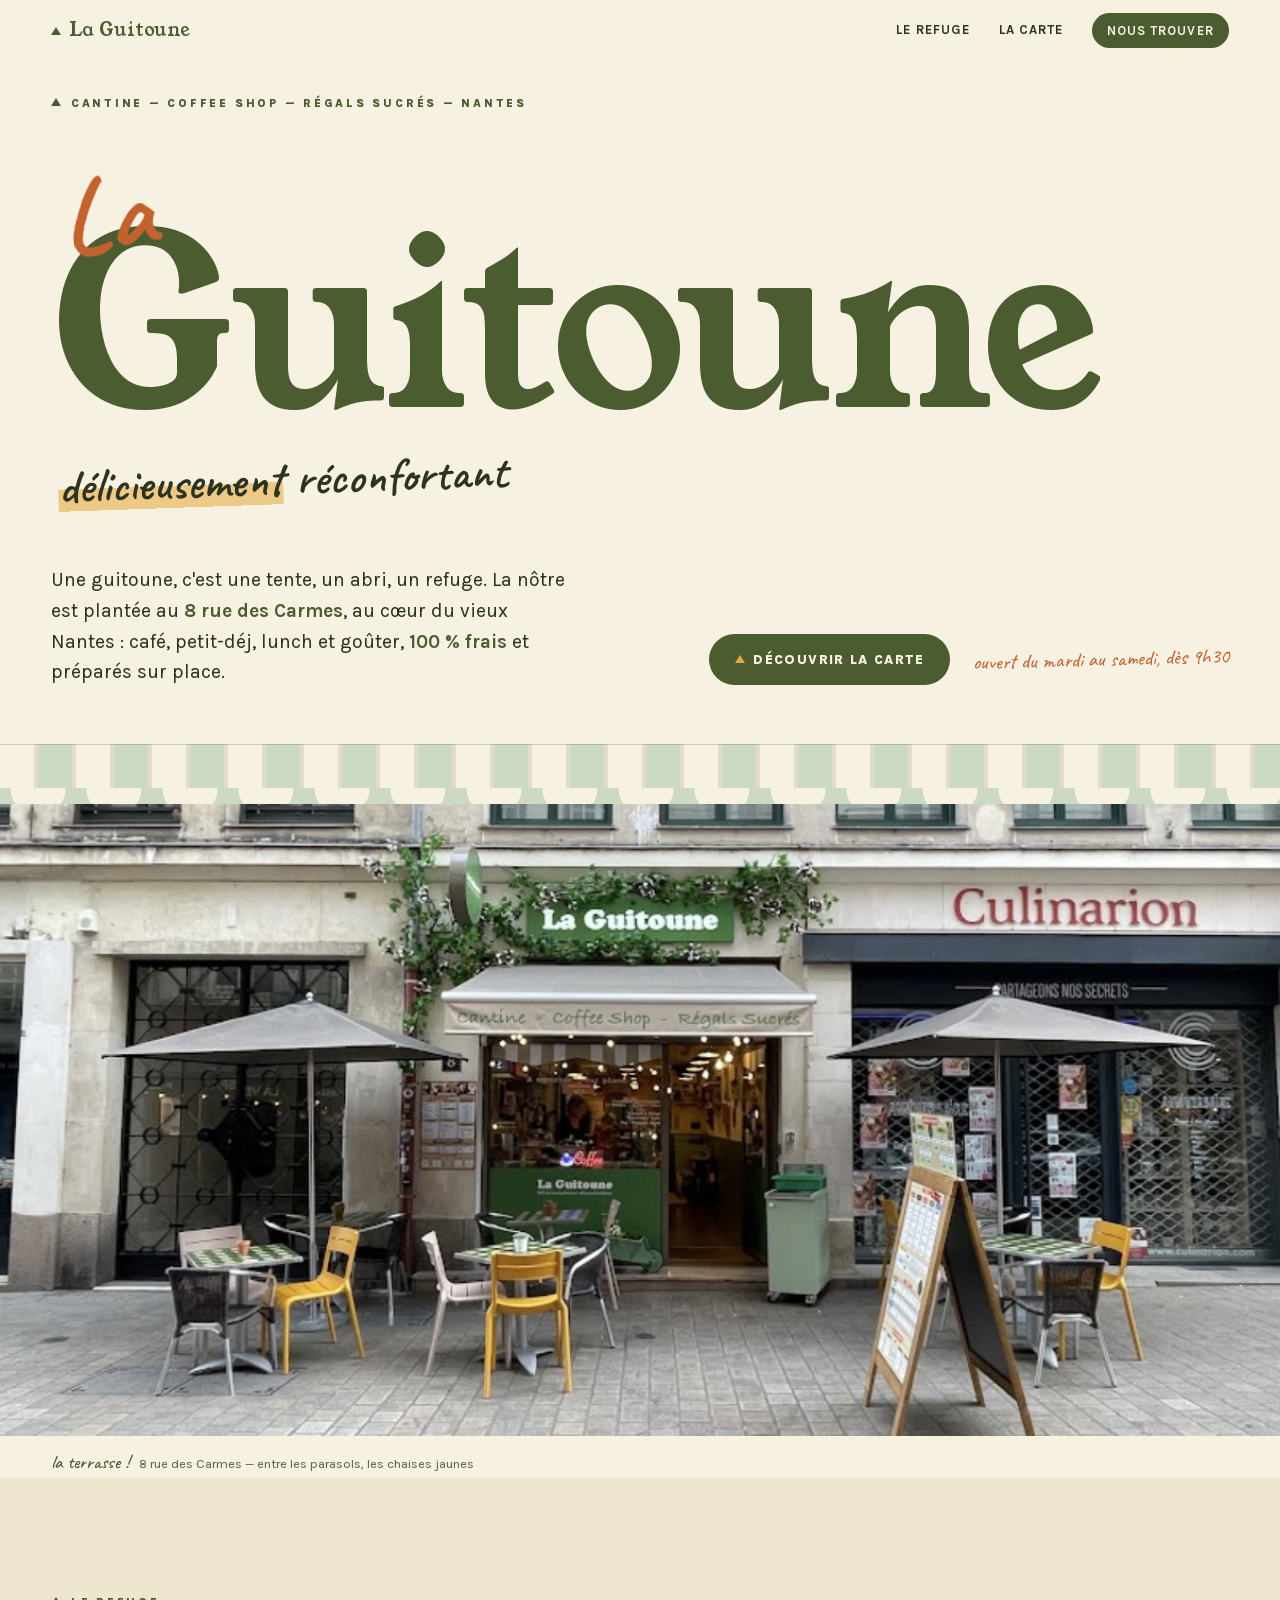
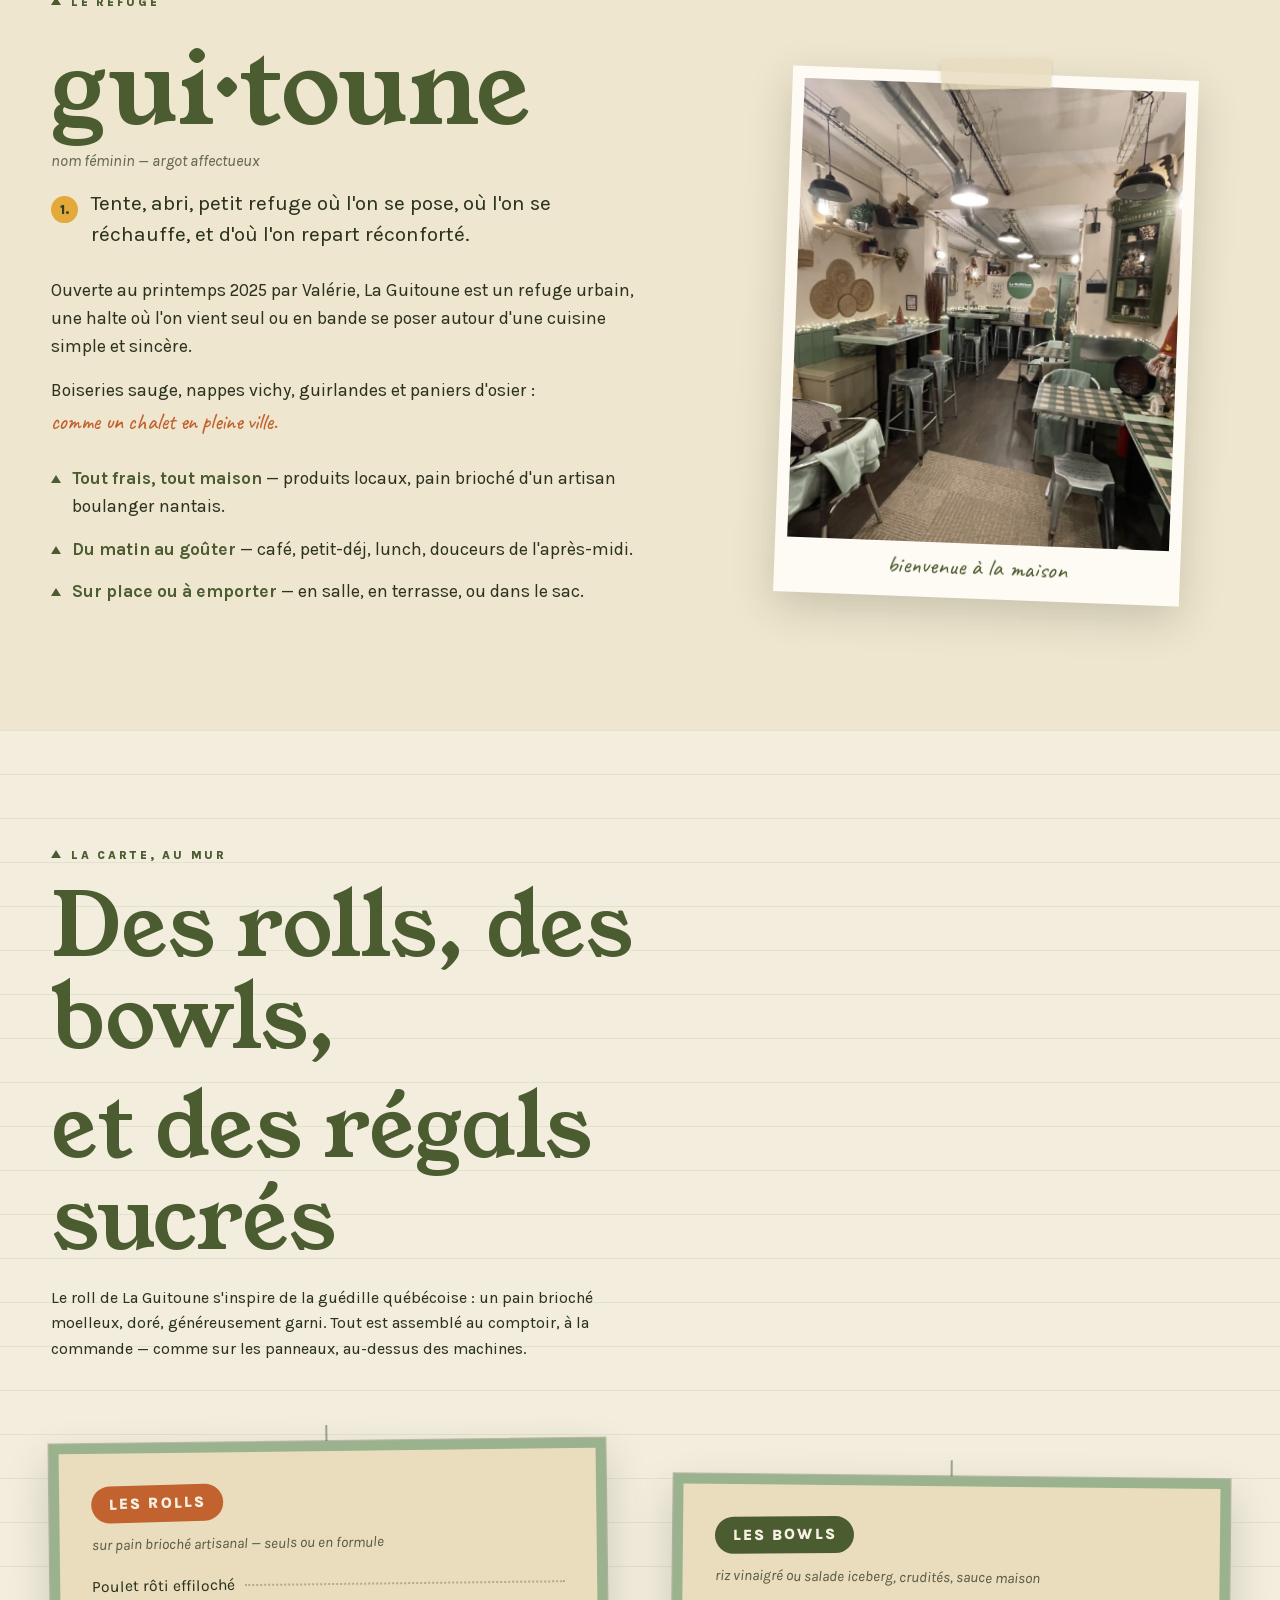
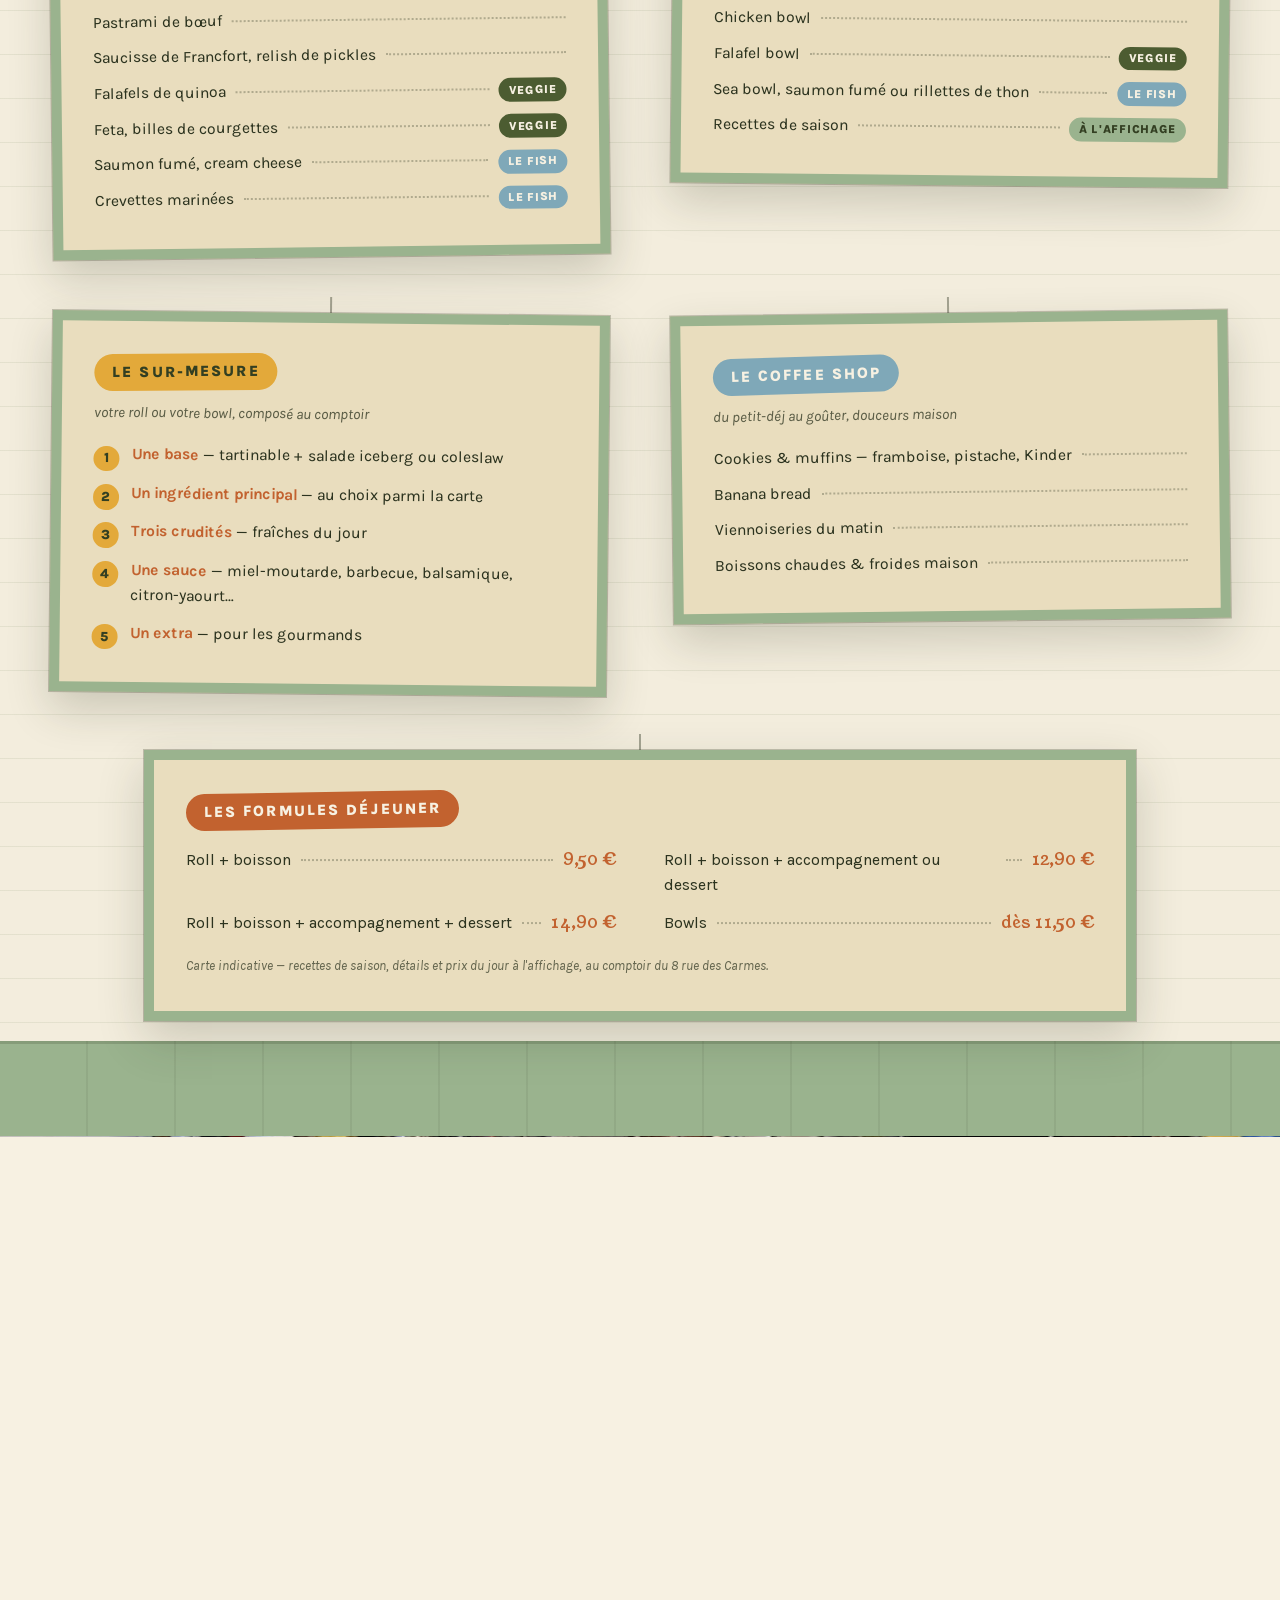
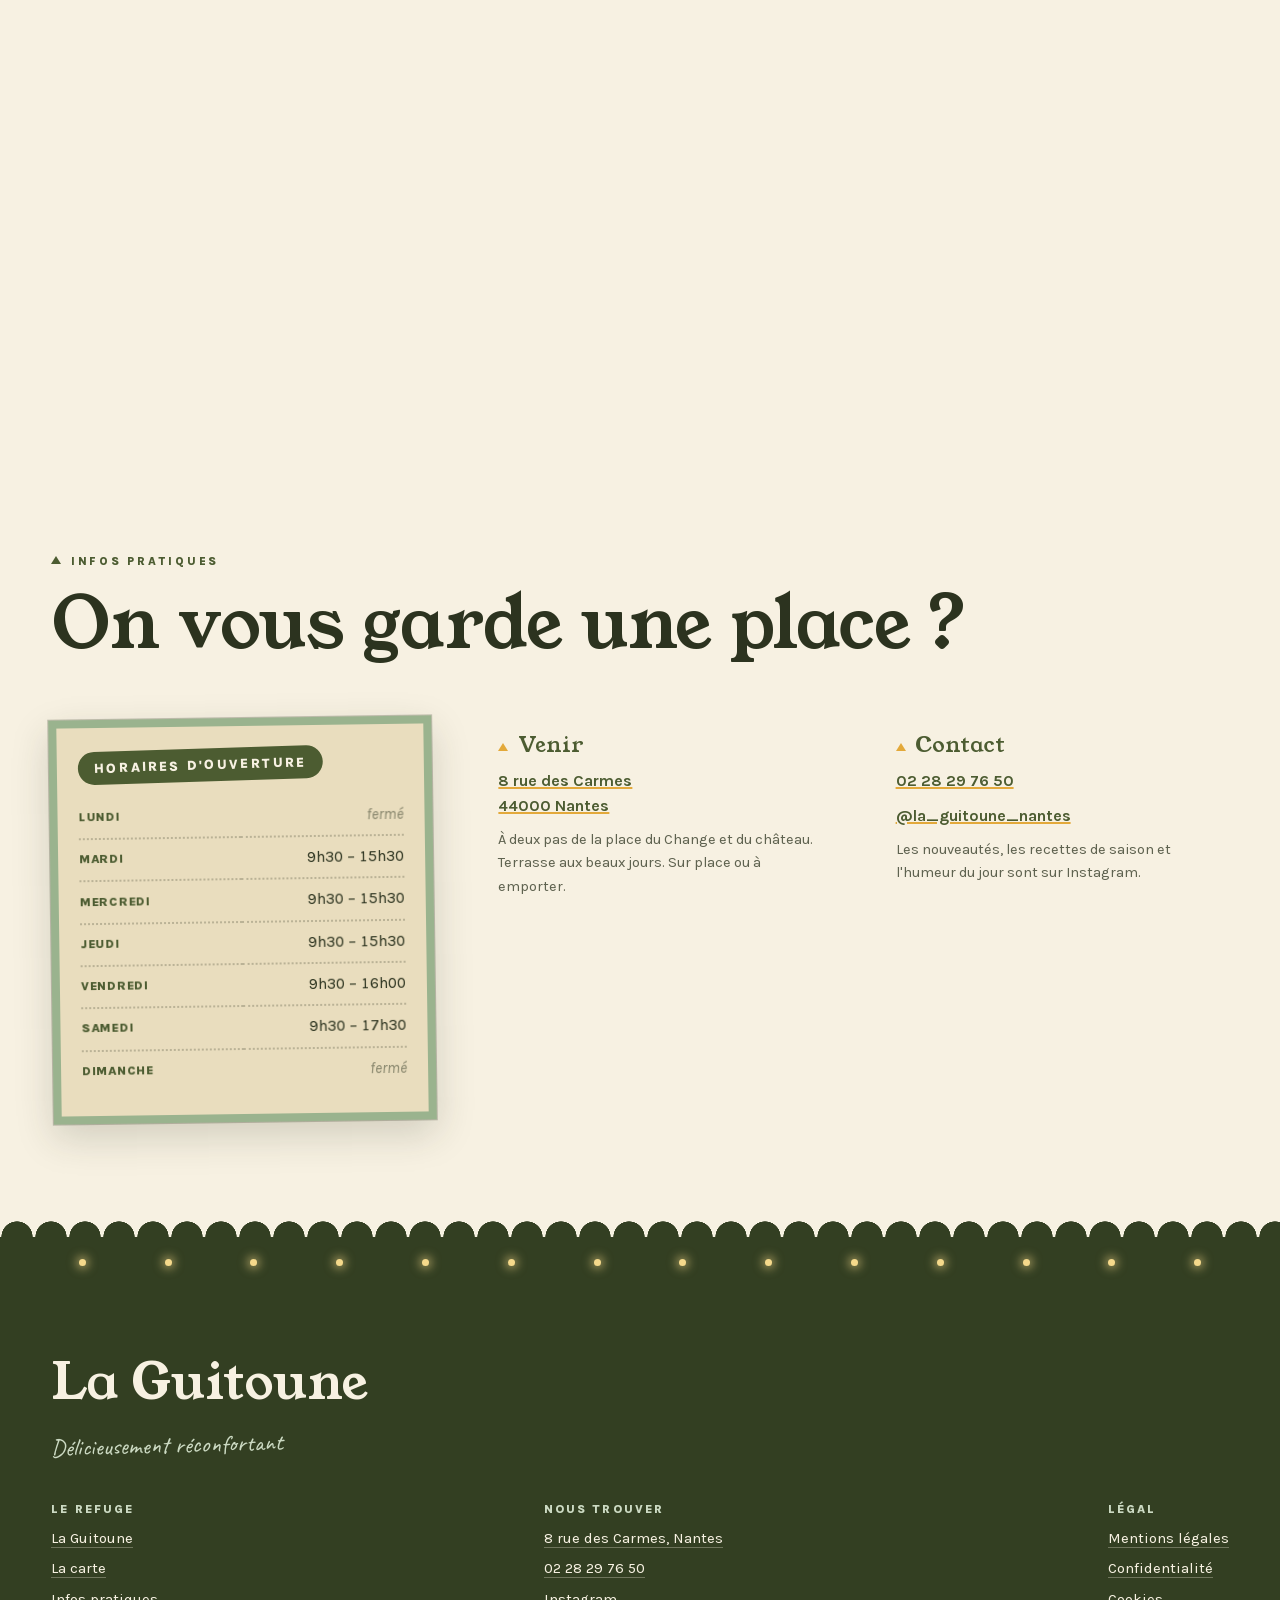
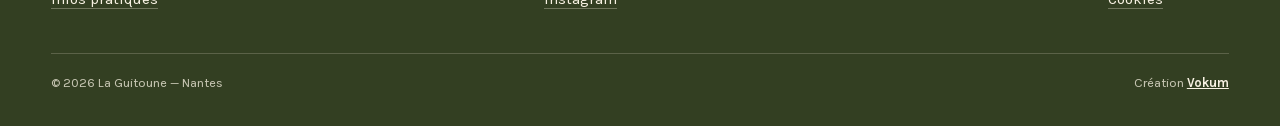
<file: index.html>
<!DOCTYPE html>
<html lang="fr">
<head>
  <meta charset="UTF-8">
  <meta name="viewport" content="width=device-width, initial-scale=1.0">
  <title>La Guitoune — Cantine &amp; coffee shop, Nantes</title>
  <meta name="description" content="La Guitoune, refuge délicieusement réconfortant au 8 rue des Carmes à Nantes. Café, petit-déjeuner, lunch et goûter : sandwich rolls, bowls, pâtisseries maison, 100 % frais.">
  <meta property="og:title" content="La Guitoune — Délicieusement réconfortant">
  <meta property="og:description" content="Cantine, coffee shop et régals sucrés au cœur de Nantes. 8 rue des Carmes.">
  <meta property="og:type" content="website">
  <meta property="og:image" content="assets/img/facade.jpg">
  <link rel="preload" href="assets/fonts/youngserif.woff2" as="font" type="font/woff2" crossorigin>
  <link rel="preload" href="assets/fonts/caveat.woff2" as="font" type="font/woff2" crossorigin>
  <link rel="stylesheet" href="assets/css/main.css">
  <link rel="stylesheet" href="assets/css/motion.css">
  <link rel="icon" href="data:image/svg+xml,%3Csvg xmlns='http://www.w3.org/2000/svg' viewBox='0 0 100 100'%3E%3Ccircle cx='50' cy='50' r='48' fill='%234C5C31'/%3E%3Cpath d='M50 26 L74 70 H26 Z' fill='none' stroke='%23F6F0E1' stroke-width='6' stroke-linejoin='round'/%3E%3C/svg%3E">
  <script type="module" src="assets/js/app.js"></script>
  <noscript><style>.site-loader { display: none; }</style></noscript>
</head>
<body>

  <!-- Loader : la toile de l'auvent, plein écran -->
  <div class="site-loader" data-site-loader aria-hidden="true">
    <div class="site-loader__badge">
      <span class="site-loader__name">La Guitoune</span>
      <span class="site-loader__tag">Délicieusement réconfortant</span>
    </div>
  </div>

  <header class="site-header">
    <a class="site-header__brand" href="#haut" aria-label="La Guitoune — retour en haut">
      <span class="tent" aria-hidden="true"></span>
      <span>La Guitoune</span>
    </a>
    <nav class="site-header__nav" aria-label="Navigation principale">
      <a href="#refuge">Le refuge</a>
      <a href="#carte">La carte</a>
      <a href="#infos" class="--pill">Nous trouver</a>
    </nav>
  </header>

  <main id="haut">

    <!-- ============================ HERO ============================ -->
    <section class="hero" data-module-delay>
      <div class="hero__head">
        <p class="overline hero__overline" data-reveal>
          <span class="tent" aria-hidden="true"></span>
          Cantine — Coffee shop — Régals sucrés — Nantes
        </p>
        <h1 class="hero__title">
          <span class="hero__title-la" data-reveal style="--local-offset: 200ms; --ty: 0.6rem">La</span>
          <span class="hero__title-name" data-split style="--word-stagger: 0ms">Guitoune</span>
        </h1>
        <p class="hero__tagline" data-reveal style="--local-offset: 500ms">
          <mark>délicieusement</mark> réconfortant
        </p>
      </div>

      <div class="hero__row">
        <p class="hero__lede" data-reveal style="--local-offset: 650ms">
          Une guitoune, c'est une tente, un abri, un refuge. La nôtre est plantée
          au <strong>8&nbsp;rue des Carmes</strong>, au cœur du vieux Nantes&nbsp;:
          café, petit-déj, lunch et goûter, <strong>100&nbsp;% frais</strong> et
          préparés sur place.
        </p>
        <div class="hero__actions" data-reveal style="--local-offset: 800ms">
          <a class="btn" href="#carte" aria-label="Découvrir la carte">
            <span class="tent" aria-hidden="true"></span>
            <span aria-hidden="true">Découvrir la carte</span>
          </a>
          <span class="hero__open">ouvert du mardi au samedi, dès 9h30</span>
        </div>
      </div>

      <div class="hero__figure">
        <div class="awning" data-reveal="line" style="--local-offset: 350ms" aria-hidden="true"></div>
        <div class="hero__photo" data-reveal="clip" style="--local-offset: 500ms">
          <img src="assets/img/facade.jpg" width="1206" height="900"
               alt="La devanture de La Guitoune rue des Carmes, avec sa terrasse et ses chaises jaunes"
               fetchpriority="high">
        </div>
        <p class="hero__caption" data-reveal style="--local-offset: 800ms">
          <span class="script">la terrasse&nbsp;!</span> 8 rue des Carmes — entre les parasols, les chaises jaunes
        </p>
      </div>
    </section>

    <!-- ============================ REFUGE ============================ -->
    <section class="section refuge" id="refuge" data-module-delay>
      <div class="refuge__grid">
        <div class="refuge__copy">
          <p class="overline" data-reveal>
            <span class="tent" aria-hidden="true"></span>
            Le refuge
          </p>
          <div>
            <h2 class="def__word" data-split>gui·toune</h2>
            <p class="def__type" data-reveal>nom féminin — argot affectueux</p>
            <p class="def__meaning" data-reveal>Tente, abri, petit refuge où l'on se pose,
            où l'on se réchauffe, et d'où l'on repart réconforté.</p>
          </div>
          <div class="refuge__body" data-reveal>
            <p>Ouverte au printemps 2025 par Valérie, La Guitoune est un refuge
            urbain, une halte où l'on vient seul ou en bande se poser autour
            d'une cuisine simple et sincère.</p>
            <p>Boiseries sauge, nappes vichy, guirlandes et paniers d'osier&nbsp;:
            <span class="script">comme un chalet en pleine ville.</span></p>
            <ul class="refuge__points">
              <li><span class="tent" aria-hidden="true"></span><span><strong>Tout frais, tout maison</strong> — produits locaux, pain brioché d'un artisan boulanger nantais.</span></li>
              <li><span class="tent" aria-hidden="true"></span><span><strong>Du matin au goûter</strong> — café, petit-déj, lunch, douceurs de l'après-midi.</span></li>
              <li><span class="tent" aria-hidden="true"></span><span><strong>Sur place ou à emporter</strong> — en salle, en terrasse, ou dans le sac.</span></li>
            </ul>
          </div>
        </div>
        <div class="refuge__figure">
          <figure class="polaroid" data-reveal="hang">
            <img src="assets/img/salle.jpg" width="1206" height="1450" loading="lazy"
                 alt="La salle de La Guitoune : banquettes sauge, tables vichy, tabourets métal et suspensions noires">
            <figcaption class="polaroid__note">bienvenue à la maison</figcaption>
          </figure>
        </div>
      </div>
    </section>

    <!-- ============================ CARTE ============================ -->
    <section class="section carte" id="carte" data-module-delay>
      <div class="carte__head">
        <p class="overline" data-reveal>
          <span class="tent" aria-hidden="true"></span>
          La carte, au mur
        </p>
        <h2 class="carte__title" data-split>Des rolls, des bowls,</h2>
        <h2 class="carte__title" data-split style="--local-offset: 300ms"><span class="script">et des régals sucrés</span></h2>
        <p class="carte__lede" data-reveal style="--local-offset: 450ms">
          Le roll de La Guitoune s'inspire de la guédille québécoise&nbsp;: un pain
          brioché moelleux, doré, généreusement garni. Tout est assemblé au
          comptoir, à la commande — comme sur les panneaux, au-dessus des machines.
        </p>
      </div>

      <div class="carte__wall">
        <div class="board --tilt-l" data-reveal="hang">
          <span class="board__banner">Les rolls</span>
          <p class="board__sub">sur pain brioché artisanal — seuls ou en formule</p>
          <ul class="board__items">
            <li>Poulet rôti effiloché <span class="dots" aria-hidden="true"></span></li>
            <li>Pastrami de bœuf <span class="dots" aria-hidden="true"></span></li>
            <li>Saucisse de Francfort, relish de pickles <span class="dots" aria-hidden="true"></span></li>
            <li>Falafels de quinoa <span class="dots" aria-hidden="true"></span><span class="chip">veggie</span></li>
            <li>Feta, billes de courgettes <span class="dots" aria-hidden="true"></span><span class="chip">veggie</span></li>
            <li>Saumon fumé, cream cheese <span class="dots" aria-hidden="true"></span><span class="chip --ciel">le fish</span></li>
            <li>Crevettes marinées <span class="dots" aria-hidden="true"></span><span class="chip --ciel">le fish</span></li>
          </ul>
        </div>

        <div class="board --tilt-r" data-reveal="hang">
          <span class="board__banner --olive">Les bowls</span>
          <p class="board__sub">riz vinaigré ou salade iceberg, crudités, sauce maison</p>
          <ul class="board__items">
            <li>Chicken bowl <span class="dots" aria-hidden="true"></span></li>
            <li>Falafel bowl <span class="dots" aria-hidden="true"></span><span class="chip">veggie</span></li>
            <li>Sea bowl, saumon fumé ou rillettes de thon <span class="dots" aria-hidden="true"></span><span class="chip --ciel">le fish</span></li>
            <li>Recettes de saison <span class="dots" aria-hidden="true"></span><span class="chip --sauge">à l'affichage</span></li>
          </ul>
        </div>

        <div class="board --tilt-r" data-reveal="hang">
          <span class="board__banner --jaune">Le sur-mesure</span>
          <p class="board__sub">votre roll ou votre bowl, composé au comptoir</p>
          <ol class="steps">
            <li><span><strong>Une base</strong> — tartinable + salade iceberg ou coleslaw</span></li>
            <li><span><strong>Un ingrédient principal</strong> — au choix parmi la carte</span></li>
            <li><span><strong>Trois crudités</strong> — fraîches du jour</span></li>
            <li><span><strong>Une sauce</strong> — miel-moutarde, barbecue, balsamique, citron-yaourt…</span></li>
            <li><span><strong>Un extra</strong> — pour les gourmands</span></li>
          </ol>
        </div>

        <div class="board --tilt-l" data-reveal="hang">
          <span class="board__banner --ciel">Le coffee shop</span>
          <p class="board__sub">du petit-déj au goûter, douceurs maison</p>
          <ul class="board__items">
            <li>Cookies &amp; muffins — framboise, pistache, Kinder <span class="dots" aria-hidden="true"></span></li>
            <li>Banana bread <span class="dots" aria-hidden="true"></span></li>
            <li>Viennoiseries du matin <span class="dots" aria-hidden="true"></span></li>
            <li>Boissons chaudes &amp; froides maison <span class="dots" aria-hidden="true"></span></li>
          </ul>
        </div>

        <div class="board --formules" data-reveal="hang">
          <span class="board__banner">Les formules déjeuner</span>
          <ul class="board__items">
            <li>Roll + boisson <span class="dots" aria-hidden="true"></span><span class="price">9,50&nbsp;€</span></li>
            <li>Roll + boisson + accompagnement ou dessert <span class="dots" aria-hidden="true"></span><span class="price">12,90&nbsp;€</span></li>
            <li>Roll + boisson + accompagnement + dessert <span class="dots" aria-hidden="true"></span><span class="price">14,90&nbsp;€</span></li>
            <li>Bowls <span class="dots" aria-hidden="true"></span><span class="price">dès 11,50&nbsp;€</span></li>
          </ul>
          <p class="board__note">Carte indicative — recettes de saison, détails et prix du jour à
          l'affichage, au comptoir du 8 rue des Carmes.</p>
        </div>
      </div>
    </section>

    <!-- ============================ COMPTOIR ============================ -->
    <div class="comptoir-viewport" aria-hidden="false">
      <div class="comptoir-sticky">
        <div class="comptoir-panel">
          <img src="assets/img/comptoir.jpg" width="1206" height="670" loading="lazy"
               alt="Le comptoir de La Guitoune : carrelage métro, grandes ardoises du menu et logo peint en vert">
          <p class="comptoir-panel__caption">
            <span class="script">au comptoir</span> — tout s'assemble sous vos yeux, à la commande
          </p>
        </div>
      </div>
    </div>

    <!-- ============================ INFOS ============================ -->
    <section class="section infos" id="infos" data-module-delay>
      <p class="overline" data-reveal>
        <span class="tent" aria-hidden="true"></span>
        Infos pratiques
      </p>
      <h2 class="infos__title" data-split>On vous garde <span class="script">une place&nbsp;?</span></h2>

      <div class="infos__grid">
        <div class="pancarte" data-reveal="hang">
          <span class="pancarte__banner">Horaires d'ouverture</span>
          <table class="horaires">
            <tbody>
              <tr class="--closed"><th scope="row">Lundi</th><td>fermé</td></tr>
              <tr><th scope="row">Mardi</th><td>9h30 – 15h30</td></tr>
              <tr><th scope="row">Mercredi</th><td>9h30 – 15h30</td></tr>
              <tr><th scope="row">Jeudi</th><td>9h30 – 15h30</td></tr>
              <tr><th scope="row">Vendredi</th><td>9h30 – 16h00</td></tr>
              <tr><th scope="row">Samedi</th><td>9h30 – 17h30</td></tr>
              <tr class="--closed"><th scope="row">Dimanche</th><td>fermé</td></tr>
            </tbody>
          </table>
        </div>

        <div class="infos__block" data-reveal>
          <h3><span class="tent" aria-hidden="true"></span>Venir</h3>
          <p>
            <a href="https://maps.google.com/?q=La+Guitoune+8+rue+des+Carmes+44000+Nantes" target="_blank" rel="noopener">
              8 rue des Carmes<br>44000 Nantes
            </a>
          </p>
          <p class="infos__meta">À deux pas de la place du Change et du château.
          Terrasse aux beaux jours. Sur place ou à emporter.</p>
        </div>

        <div class="infos__block" data-reveal>
          <h3><span class="tent" aria-hidden="true"></span>Contact</h3>
          <p><a href="tel:+33228297650">02 28 29 76 50</a></p>
          <p style="margin-top: 0.6rem">
            <a href="https://www.instagram.com/la_guitoune_nantes/" target="_blank" rel="noopener">@la_guitoune_nantes</a>
          </p>
          <p class="infos__meta">Les nouveautés, les recettes de saison et
          l'humeur du jour sont sur Instagram.</p>
        </div>
      </div>
    </section>

  </main>

  <!-- ============================ FOOTER ============================ -->
  <footer class="site-footer">
    <div class="fairy" aria-hidden="true">
      <span></span><span></span><span></span><span></span><span></span><span></span><span></span>
      <span></span><span></span><span></span><span></span><span></span><span></span><span></span>
    </div>

    <p class="site-footer__brand">La Guitoune</p>
    <p class="site-footer__tag">Délicieusement réconfortant</p>

    <div class="site-footer__cols">
      <div>
        <h3>Le refuge</h3>
        <ul>
          <li><a href="#refuge">La Guitoune</a></li>
          <li><a href="#carte">La carte</a></li>
          <li><a href="#infos">Infos pratiques</a></li>
        </ul>
      </div>
      <div>
        <h3>Nous trouver</h3>
        <ul>
          <li><a href="https://maps.google.com/?q=La+Guitoune+8+rue+des+Carmes+44000+Nantes" target="_blank" rel="noopener">8 rue des Carmes, Nantes</a></li>
          <li><a href="tel:+33228297650">02 28 29 76 50</a></li>
          <li><a href="https://www.instagram.com/la_guitoune_nantes/" target="_blank" rel="noopener">Instagram</a></li>
        </ul>
      </div>
      <div>
        <h3>Légal</h3>
        <ul>
          <li><a href="mentions-legales.html">Mentions légales</a></li>
          <li><a href="mentions-legales.html#confidentialite">Confidentialité</a></li>
          <li><a href="mentions-legales.html#cookies">Cookies</a></li>
        </ul>
      </div>
    </div>

    <div class="site-footer__legal">
      <span>© 2026 La Guitoune — Nantes</span>
      <span class="vokum">Création <a href="https://vokumagency.com" target="_blank" rel="noopener">Vokum</a></span>
    </div>
  </footer>

</body>
</html>
</file>
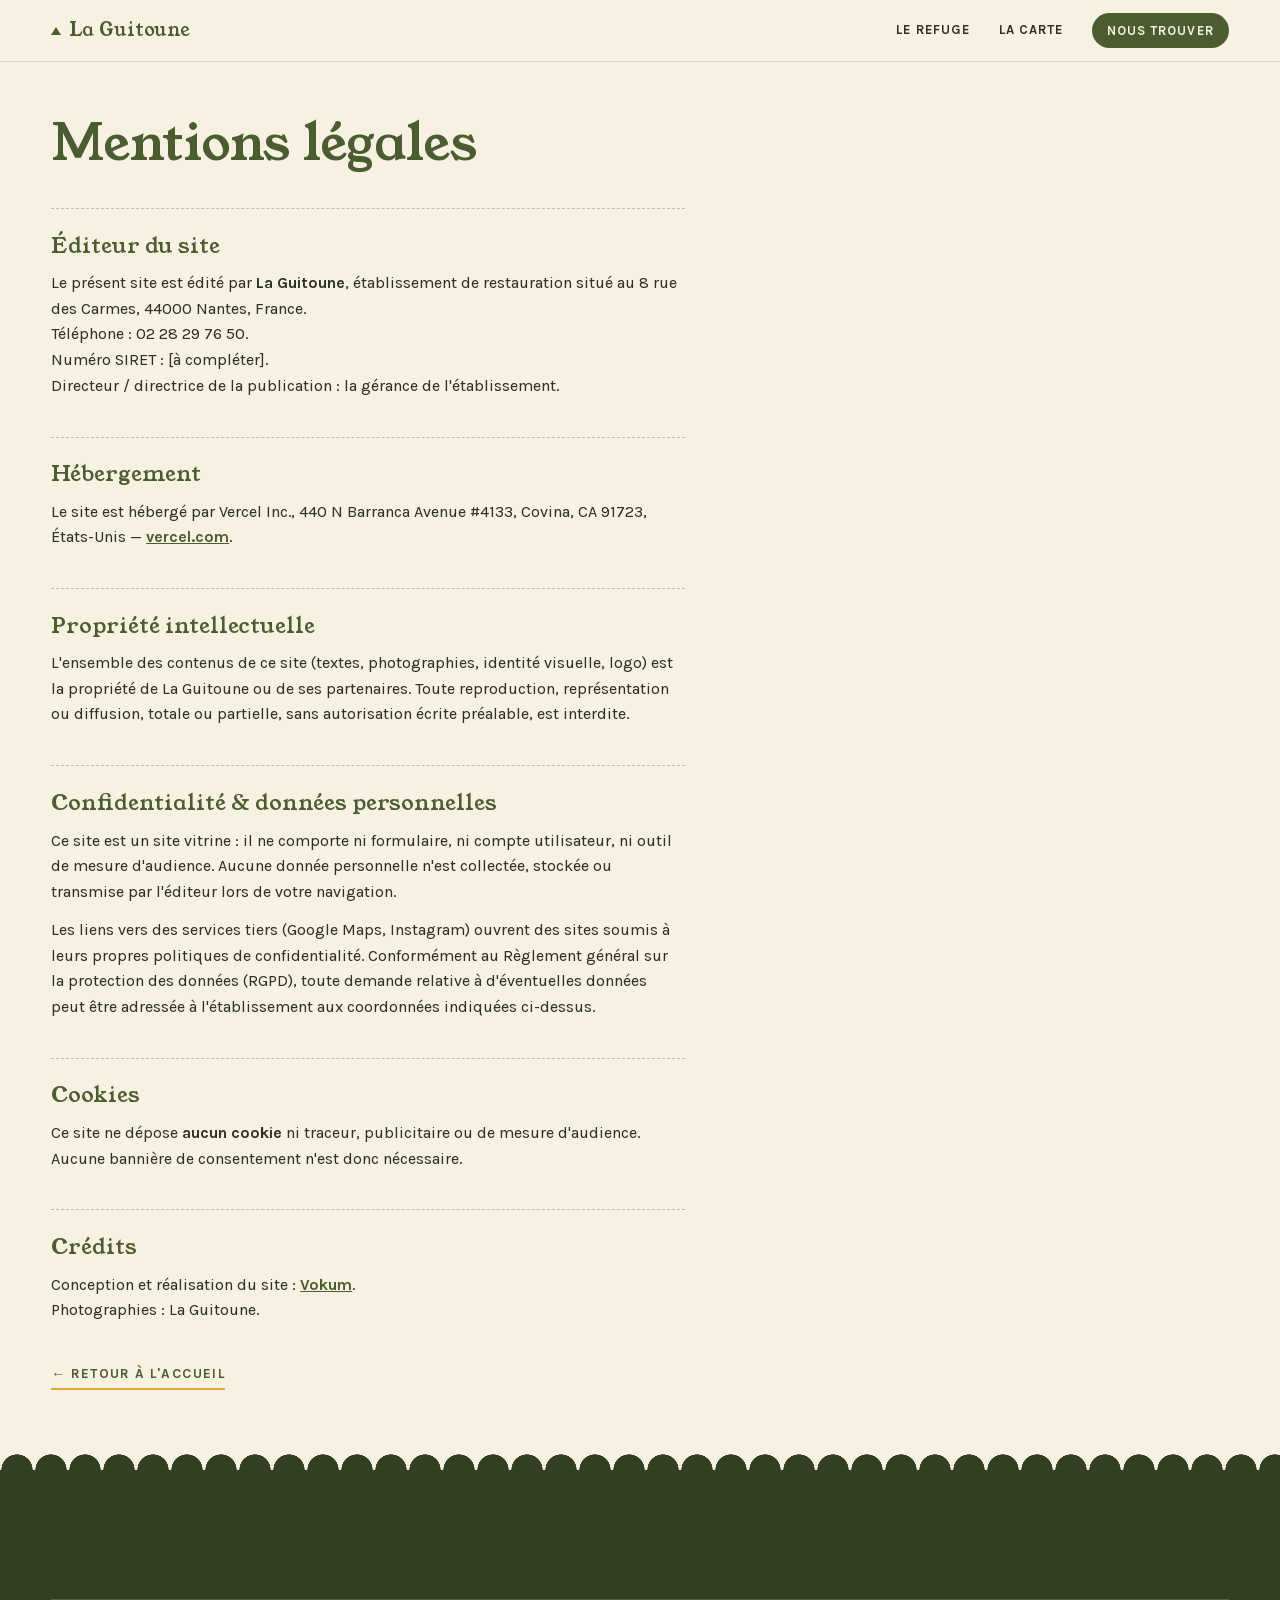
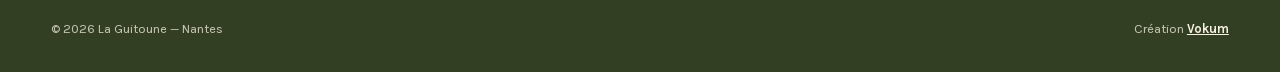
<file: mentions-legales.html>
<!DOCTYPE html>
<html lang="fr">
<head>
  <meta charset="UTF-8">
  <meta name="viewport" content="width=device-width, initial-scale=1.0">
  <title>Mentions légales — La Guitoune, Nantes</title>
  <meta name="description" content="Mentions légales, politique de confidentialité et cookies du site de La Guitoune, cantine et coffee shop à Nantes.">
  <meta name="robots" content="noindex">
  <link rel="stylesheet" href="assets/css/main.css">
  <link rel="stylesheet" href="assets/css/motion.css">
  <link rel="icon" href="data:image/svg+xml,%3Csvg xmlns='http://www.w3.org/2000/svg' viewBox='0 0 100 100'%3E%3Ccircle cx='50' cy='50' r='48' fill='%234C5C31'/%3E%3Cpath d='M50 26 L74 70 H26 Z' fill='none' stroke='%23F6F0E1' stroke-width='6' stroke-linejoin='round'/%3E%3C/svg%3E">
</head>
<body>

  <header class="site-header is-scrolled">
    <a class="site-header__brand" href="index.html" aria-label="La Guitoune — retour à l'accueil">
      <span class="tent" aria-hidden="true"></span>
      <span>La Guitoune</span>
    </a>
    <nav class="site-header__nav" aria-label="Navigation principale">
      <a href="index.html#refuge">Le refuge</a>
      <a href="index.html#carte">La carte</a>
      <a href="index.html#infos" class="--pill">Nous trouver</a>
    </nav>
  </header>

  <main class="legal">
    <h1>Mentions légales</h1>

    <h2>Éditeur du site</h2>
    <p>Le présent site est édité par <strong>La Guitoune</strong>,
    établissement de restauration situé au 8 rue des Carmes, 44000 Nantes,
    France.<br>
    Téléphone&nbsp;: 02 28 29 76 50.<br>
    Numéro SIRET&nbsp;: [à compléter].<br>
    Directeur / directrice de la publication&nbsp;: la gérance de l'établissement.</p>

    <h2>Hébergement</h2>
    <p>Le site est hébergé par Vercel Inc., 440 N Barranca Avenue #4133,
    Covina, CA 91723, États-Unis — <a href="https://vercel.com" target="_blank" rel="noopener">vercel.com</a>.</p>

    <h2>Propriété intellectuelle</h2>
    <p>L'ensemble des contenus de ce site (textes, photographies, identité
    visuelle, logo) est la propriété de La Guitoune ou de ses partenaires.
    Toute reproduction, représentation ou diffusion, totale ou partielle,
    sans autorisation écrite préalable, est interdite.</p>

    <h2 id="confidentialite">Confidentialité &amp; données personnelles</h2>
    <p>Ce site est un site vitrine&nbsp;: il ne comporte ni formulaire, ni
    compte utilisateur, ni outil de mesure d'audience. Aucune donnée
    personnelle n'est collectée, stockée ou transmise par l'éditeur lors de
    votre navigation.</p>
    <p>Les liens vers des services tiers (Google Maps, Instagram) ouvrent des
    sites soumis à leurs propres politiques de confidentialité. Conformément
    au Règlement général sur la protection des données (RGPD), toute demande
    relative à d'éventuelles données peut être adressée à l'établissement aux
    coordonnées indiquées ci-dessus.</p>

    <h2 id="cookies">Cookies</h2>
    <p>Ce site ne dépose <strong>aucun cookie</strong> ni traceur, publicitaire
    ou de mesure d'audience. Aucune bannière de consentement n'est donc
    nécessaire.</p>

    <h2>Crédits</h2>
    <p>Conception et réalisation du site&nbsp;:
    <a href="https://vokumagency.com" target="_blank" rel="noopener">Vokum</a>.<br>
    Photographies&nbsp;: La Guitoune.</p>

    <a class="link-arrow back" href="index.html">← Retour à l'accueil</a>
  </main>

  <footer class="site-footer">
    <div class="site-footer__legal">
      <span>© 2026 La Guitoune — Nantes</span>
      <span class="vokum">Création <a href="https://vokumagency.com" target="_blank" rel="noopener">Vokum</a></span>
    </div>
  </footer>

</body>
</html>
</file>
<file: assets/css/main.css>
/* =========================================================================
   LA GUITOUNE — Nantes
   DA v2 « Le campement en ville ». Trois langages du lieu réel :
   la toile (auvent rayé, festons), les panneaux du comptoir (cadres sauge,
   bandeaux colorés, pastilles prix, carrelage métro), la guirlande
   (fanions-tente, fairy lights de la salle).
   Typo : Young Serif (titres), Caveat (script), Karla (courant).
   ========================================================================= */

/* ---- fontes ------------------------------------------------------------- */

@font-face {
  font-family: "Young Serif";
  src: url("../fonts/youngserif.woff2") format("woff2");
  font-weight: 400;
  font-display: swap;
}
@font-face {
  font-family: "Caveat";
  src: url("../fonts/caveat.woff2") format("woff2");
  font-weight: 400 700;
  font-display: swap;
}
@font-face {
  font-family: "Karla";
  src: url("../fonts/karla.woff2") format("woff2");
  font-weight: 300 800;
  font-display: swap;
}
@font-face {
  font-family: "Karla";
  src: url("../fonts/karla-italic.woff2") format("woff2");
  font-weight: 300 800;
  font-style: italic;
  font-display: swap;
}

/* ---- tokens ------------------------------------------------------------- */

:root {
  --creme:      #F7F1E2;
  --papier:     #EFE6CF;
  --beige:      #E9DDBE;   /* fond des panneaux du comptoir */
  --olive:      #4C5C31;
  --olive-deep: #333F22;
  --sauge:      #9AB38E;
  --sauge-pale: #CCDAC3;
  --encre:      #2C331F;
  --jaune:      #E3A93A;
  --orange:     #C2622F;
  --ciel:       #7FA8B8;   /* le bleu "Le Fish" de leurs panneaux */

  --r-photo: 14px;

  --font-serif:  "Young Serif", "Georgia", serif;
  --font-script: "Caveat", cursive;
  --font-sans:   "Karla", "Helvetica Neue", sans-serif;

  --pad-x: clamp(1.25rem, 4vw, 4.5rem);
  --measure: 34em;

  /* vichy des nappes */
  --vichy:
    repeating-linear-gradient(0deg,  rgba(154, 179, 142, 0.5) 0 14px, transparent 14px 28px),
    repeating-linear-gradient(90deg, rgba(154, 179, 142, 0.5) 0 14px, transparent 14px 28px);

  /* toile de l'auvent */
  --toile: repeating-linear-gradient(90deg, var(--creme) 0 34px, #E3DCC6 34px 38px, var(--sauge-pale) 38px 72px, #E3DCC6 72px 76px);
}

/* ---- base --------------------------------------------------------------- */

*, *::before, *::after { box-sizing: border-box; }

html {
  scroll-behavior: smooth;
  -webkit-text-size-adjust: 100%;
}

body {
  margin: 0;
  background: var(--creme);
  color: var(--encre);
  font-family: var(--font-sans);
  font-size: 1rem;
  line-height: 1.6;
  font-weight: 430;
  overflow-x: clip;
}

img {
  max-width: 100%;
  height: auto;
  display: block;
}

h1, h2, h3 {
  font-family: var(--font-serif);
  font-weight: 400;
  line-height: 1.05;
  margin: 0;
}

p { margin: 0; }

a { color: inherit; }

.script { font-family: var(--font-script); font-weight: 500; }

/* triangle de tente — leur pictogramme, en pur CSS */
.tent {
  display: inline-block;
  width: 0;
  height: 0;
  border-left: 5px solid transparent;
  border-right: 5px solid transparent;
  border-bottom: 8px solid currentColor;
  translate: 0 -1px;
}

.overline {
  display: flex;
  align-items: center;
  gap: 0.6rem;
  font-size: 0.72rem;
  font-weight: 800;
  letter-spacing: 0.24em;
  text-transform: uppercase;
  color: var(--olive);
}

/* ---- header ------------------------------------------------------------- */

.site-header {
  position: fixed;
  top: 0;
  left: 0;
  right: 0;
  z-index: 50;
  display: flex;
  align-items: center;
  justify-content: space-between;
  gap: 1rem;
  padding: 0.8rem var(--pad-x);
  transition: background-color var(--dur-fast) linear, box-shadow var(--dur-fast) linear;
}
.site-header.is-scrolled {
  background: rgba(247, 241, 226, 0.94);
  box-shadow: 0 1px 0 rgba(76, 92, 49, 0.18);
}

.site-header__brand {
  font-family: var(--font-serif);
  font-size: 1.15rem;
  color: var(--olive);
  text-decoration: none;
  display: flex;
  align-items: baseline;
  gap: 0.5rem;
}

.site-header__nav {
  display: flex;
  align-items: center;
  gap: clamp(0.9rem, 2.5vw, 1.8rem);
  font-size: 0.82rem;
  font-weight: 700;
  letter-spacing: 0.08em;
  text-transform: uppercase;
}
.site-header__nav a {
  text-decoration: none;
  color: var(--encre);
  padding: 0.2rem 0;
  border-bottom: 2px solid transparent;
  transition: border-color var(--dur-fast) linear, color var(--dur-fast) linear;
}
.site-header__nav a:hover,
.site-header__nav a:focus-visible {
  color: var(--olive);
  border-color: var(--jaune);
}
.site-header__nav a.--pill {
  background: var(--olive);
  color: var(--creme);
  border: none;
  border-radius: 999px;
  padding: 0.45rem 0.95rem;
  transition: background-color var(--dur-fast) linear;
}
.site-header__nav a.--pill:hover,
.site-header__nav a.--pill:focus-visible {
  background: var(--olive-deep);
}

@media (max-width: 640px) {
  .site-header__nav a:not(.--pill) { display: none; }
}

/* ---- hero ---------------------------------------------------------------- */

.hero {
  padding-top: calc(4.2rem + 3vh);
  display: flex;
  flex-direction: column;
}

.hero__head {
  padding: 0 var(--pad-x);
}

.hero__overline { margin-bottom: 0.6rem; }

/* le nom, énorme : « La » script par-dessus « Guitoune » serif pleine page */
.hero__title {
  position: relative;
  line-height: 0.92;
  margin: 0.6rem 0 0;
}
.hero__title-la {
  display: block;
  font-family: var(--font-script);
  font-weight: 700;
  font-size: clamp(2.6rem, 9vw, 6.5rem);
  color: var(--orange);
  rotate: -6deg;
  width: max-content;
  margin-left: 0.1em;
  translate: 0 0.32em;
  position: relative;
  z-index: 2;
}
.hero__title-name {
  display: block;
  font-family: var(--font-serif);
  font-size: clamp(4rem, 18.5vw, 15rem);
  letter-spacing: -0.015em;
  color: var(--olive);
}
.hero__tagline {
  font-family: var(--font-script);
  font-weight: 600;
  font-size: clamp(1.5rem, 5.5vw, 3rem);
  color: var(--encre);
  rotate: -2deg;
  width: max-content;
  max-width: 100%;
  margin-top: 0.1em;
  padding-left: 0.15em;
}
.hero__tagline mark {
  background: linear-gradient(transparent 55%, rgba(227, 169, 58, 0.55) 55% 92%, transparent 92%);
  color: inherit;
}

.hero__row {
  padding: clamp(1.6rem, 4vw, 3rem) var(--pad-x) 0;
  display: flex;
  flex-direction: column;
  gap: 2rem;
}

.hero__lede {
  max-width: var(--measure);
  font-size: clamp(1rem, 2.6vw, 1.2rem);
}
.hero__lede strong { color: var(--olive); font-weight: 700; }

.hero__actions {
  display: flex;
  flex-wrap: wrap;
  align-items: center;
  gap: 0.9rem 1.4rem;
}

.btn {
  display: inline-flex;
  align-items: center;
  gap: 0.55rem;
  font-family: var(--font-sans);
  font-size: 0.85rem;
  font-weight: 800;
  letter-spacing: 0.1em;
  text-transform: uppercase;
  text-decoration: none;
  background: var(--olive);
  color: var(--creme);
  border-radius: 999px;
  padding: 0.9rem 1.6rem;
  transition: background-color var(--dur-fast) linear, translate var(--dur-fast) var(--ease-out);
}
.btn:hover, .btn:focus-visible { background: var(--olive-deep); translate: 0 -2px; }
.btn .tent { color: var(--jaune); }

.link-arrow {
  font-size: 0.85rem;
  font-weight: 800;
  letter-spacing: 0.1em;
  text-transform: uppercase;
  text-decoration: none;
  color: var(--encre);
  border-bottom: 2px solid var(--jaune);
  padding-bottom: 0.2rem;
  transition: color var(--dur-fast) linear;
}
.link-arrow:hover, .link-arrow:focus-visible { color: var(--olive); }

.hero__open {
  font-family: var(--font-script);
  font-size: 1.3rem;
  color: var(--orange);
  rotate: -1.5deg;
}

/* le bandeau photo sous son auvent */
.hero__figure {
  margin-top: clamp(2rem, 5vw, 3.5rem);
  position: relative;
}
.awning {
  position: relative;
  z-index: 2;
  height: clamp(26px, 4vw, 44px);
  background: var(--toile);
  border-top: 1px solid rgba(76, 92, 49, 0.25);
}
.awning::after {
  content: "";
  position: absolute;
  top: 100%;
  left: 0;
  right: 0;
  height: 16px;
  background:
    radial-gradient(circle at 50% 0, var(--creme) 66%, transparent 68%) 0 0 / 76px 16px repeat-x,
    radial-gradient(circle at 50% 0, var(--sauge-pale) 66%, transparent 68%) 38px 0 / 76px 16px repeat-x;
}
.hero__photo img { width: 100%; max-height: 72vh; object-fit: cover; object-position: center 65%; }
.hero__caption {
  display: flex;
  align-items: baseline;
  gap: 0.6rem;
  padding: 0.7rem var(--pad-x) 0;
  font-size: 0.8rem;
  color: rgba(44, 51, 31, 0.75);
}
.hero__caption .script { font-size: 1.2rem; color: var(--olive); white-space: nowrap; }

@media (min-width: 900px) {
  .hero__row {
    flex-direction: row;
    align-items: flex-end;
    justify-content: space-between;
    gap: 3rem;
  }
  .hero__lede { flex: 0 1 44ch; }
  .hero__actions { flex: none; padding-bottom: 0.2rem; }
  .hero__title-la { translate: 0 0.42em; }
}

/* ---- section refuge ------------------------------------------------------ */

.section {
  padding: clamp(3.5rem, 9vw, 7.5rem) var(--pad-x);
}

.refuge { background: var(--papier); }

.refuge__grid {
  display: flex;
  flex-direction: column;
  gap: 2.6rem;
}

.refuge__copy {
  display: grid;
  gap: 1.6rem;
  align-content: start;
  justify-items: start;
}

.def__word {
  font-family: var(--font-serif);
  font-size: clamp(3rem, 11vw, 6.5rem);
  color: var(--olive);
  line-height: 1;
}
.def__type {
  font-style: italic;
  color: rgba(44, 51, 31, 0.7);
  font-size: 1rem;
  margin-top: 0.4rem;
}
.def__meaning {
  /* entrée de dictionnaire : sens numéroté en pastille, pas de filet */
  display: flex;
  gap: 0.8rem;
  align-items: baseline;
  margin-top: 0.9rem;
  max-width: var(--measure);
  font-size: clamp(1.05rem, 2.7vw, 1.3rem);
  line-height: 1.5;
}
.def__meaning::before {
  content: "1.";
  flex: none;
  display: grid;
  place-items: center;
  width: 1.7rem;
  height: 1.7rem;
  border-radius: 50%;
  background: var(--jaune);
  color: var(--olive-deep);
  font-weight: 800;
  font-size: 0.85rem;
  translate: 0 0.3em;
}

.refuge__body {
  max-width: var(--measure);
  display: grid;
  gap: 1rem;
  font-size: clamp(1rem, 2.5vw, 1.1rem);
}
.refuge__body .script { font-size: 1.4rem; color: var(--orange); white-space: nowrap; }

.refuge__points {
  list-style: none;
  margin: 0.5rem 0 0;
  padding: 0;
  display: grid;
  gap: 0.9rem;
}
.refuge__points li {
  display: flex;
  gap: 0.7rem;
  align-items: baseline;
}
.refuge__points .tent { flex: none; color: var(--olive); }
.refuge__points strong { color: var(--olive); }

/* photo salle en polaroid, note scotchée */
.polaroid {
  background: #FDFBF4;
  padding: 12px 12px 3.4rem;
  box-shadow: 0 14px 40px rgba(44, 51, 31, 0.2);
  rotate: 1.6deg;
  position: relative;
  max-width: 560px;
}
.polaroid::before {
  /* le scotch */
  content: "";
  position: absolute;
  top: -14px;
  left: 50%;
  translate: -50%;
  rotate: -3deg;
  width: 110px;
  height: 30px;
  background: rgba(233, 221, 190, 0.8);
  box-shadow: 0 1px 4px rgba(44, 51, 31, 0.12);
}
.polaroid img { width: 100%; }
.polaroid__note {
  position: absolute;
  bottom: 0.8rem;
  left: 12px;
  right: 12px;
  text-align: center;
  font-family: var(--font-script);
  font-size: 1.5rem;
  color: var(--olive);
}

@media (min-width: 900px) {
  .refuge__grid {
    flex-direction: row;
    align-items: flex-start;
    gap: clamp(3rem, 7vw, 8rem);
  }
  .refuge__copy { flex: 1 1 52%; position: sticky; top: 5.5rem; }
  .refuge__figure { flex: 1 1 42%; margin-top: 4rem; }
  .polaroid { rotate: 2.2deg; }
}

/* ---- la carte : le mur de panneaux --------------------------------------- */

.carte {
  /* rangées du carrelage métro du comptoir — joints horizontaux seulement */
  background-color: #F3EDDD;
  background-image: linear-gradient(rgba(76, 92, 49, 0.09) 1px, transparent 1px);
  background-size: 100% 44px;
  position: relative;
}
.carte::after {
  /* lambris sauge en bas de mur */
  content: "";
  position: absolute;
  left: 0;
  right: 0;
  bottom: 0;
  height: clamp(3rem, 8vw, 6rem);
  background:
    repeating-linear-gradient(90deg, transparent 0 86px, rgba(44, 51, 31, 0.08) 86px 88px),
    var(--sauge);
  border-top: 3px solid rgba(44, 51, 31, 0.18);
}
.carte > * { position: relative; z-index: 1; }

.carte__head { max-width: 46em; }
.carte__title {
  font-size: clamp(2.6rem, 9vw, 5.5rem);
  color: var(--olive);
  margin-top: 1rem;
}
.carte__title .script {
  font-size: 0.85em;
  color: var(--orange);
  rotate: -2deg;
  display: inline-block;
}
.carte__lede {
  margin-top: 1.2rem;
  max-width: var(--measure);
}

/* le panneau : cadre sauge épais + fond beige, comme au-dessus du comptoir */
.board {
  background: var(--beige);
  border: 10px solid var(--sauge);
  outline: 1px solid rgba(44, 51, 31, 0.25);
  box-shadow: 0 18px 44px rgba(44, 51, 31, 0.2);
  padding: 1.5rem 1.3rem 1.7rem;
  position: relative;
}
.board::before {
  /* l'attache du panneau */
  content: "";
  position: absolute;
  top: -26px;
  left: 50%;
  translate: -50%;
  width: 2px;
  height: 16px;
  background: rgba(44, 51, 31, 0.4);
}
.board.--tilt-l { rotate: -0.7deg; }
.board.--tilt-r { rotate: 0.6deg; }

.board__banner {
  display: inline-block;
  font-family: var(--font-sans);
  font-size: 0.95rem;
  font-weight: 800;
  letter-spacing: 0.14em;
  text-transform: uppercase;
  color: var(--creme);
  background: var(--orange);
  border-radius: 999px;
  padding: 0.4rem 1.1rem;
  rotate: -1deg;
}
.board__banner.--olive { background: var(--olive); }
.board__banner.--ciel  { background: var(--ciel); }
.board__banner.--jaune { background: var(--jaune); color: var(--olive-deep); }
.board__sub {
  margin-top: 0.7rem;
  font-size: 0.92rem;
  font-style: italic;
  color: rgba(44, 51, 31, 0.75);
}

.board__items {
  list-style: none;
  margin: 1.1rem 0 0;
  padding: 0;
  display: grid;
  gap: 0.65rem;
}
.board__items li {
  display: flex;
  align-items: baseline;
  gap: 0.6rem;
  font-size: 0.98rem;
}
.board__items .dots {
  flex: 1;
  border-bottom: 2px dotted rgba(44, 51, 31, 0.3);
  translate: 0 -0.25em;
  min-width: 1rem;
}
.board__items .chip {
  font-size: 0.74rem;
  font-weight: 800;
  letter-spacing: 0.06em;
  text-transform: uppercase;
  color: var(--creme);
  background: var(--olive);
  border-radius: 999px;
  padding: 0.15rem 0.6rem;
  white-space: nowrap;
}
.board__items .chip.--ciel { background: var(--ciel); }
.board__items .chip.--sauge { background: var(--sauge); color: var(--olive-deep); }

.carte__wall {
  margin-top: clamp(3rem, 7vw, 5rem);
  display: grid;
  gap: clamp(2.6rem, 6vw, 3.5rem);
}

/* étapes du sur-mesure */
.steps {
  list-style: none;
  counter-reset: step;
  margin: 1.1rem 0 0;
  padding: 0;
  display: grid;
  gap: 0.8rem;
}
.steps li {
  counter-increment: step;
  display: flex;
  gap: 0.8rem;
  align-items: baseline;
  font-size: 0.98rem;
}
.steps li::before {
  content: counter(step);
  flex: none;
  display: grid;
  place-items: center;
  width: 1.6rem;
  height: 1.6rem;
  border-radius: 50%;
  background: var(--jaune);
  color: var(--olive-deep);
  font-weight: 800;
  font-size: 0.85rem;
  translate: 0 0.25em;
}
.steps strong { color: var(--orange); font-weight: 700; }

/* le grand panneau des formules */
.board.--formules .board__items .price {
  font-family: var(--font-serif);
  font-size: 1.05rem;
  color: var(--orange);
  white-space: nowrap;
}
.board__note {
  margin-top: 1.2rem;
  font-size: 0.82rem;
  font-style: italic;
  color: rgba(44, 51, 31, 0.7);
}

@media (min-width: 900px) {
  .carte__wall {
    grid-template-columns: 1fr 1fr;
    column-gap: clamp(2.5rem, 5vw, 4.5rem);
    align-items: start;
  }
  .board { padding: 2rem 2rem 2.2rem; }
  .board.--formules { grid-column: 1 / -1; max-width: 62rem; justify-self: center; width: 100%; }
  .board.--formules .board__items {
    grid-template-columns: 1fr 1fr;
    column-gap: 3rem;
  }
  .carte__wall .board:nth-child(2) { translate: 0 2.2rem; }
}

/* ---- comptoir : fixed panel reveal ---------------------------------------- */

.comptoir-viewport {
  clip-path: inset(0);
  height: 100lvh;
  position: relative;
}
.comptoir-sticky {
  position: absolute;
  top: -100lvh;
  bottom: -100lvh;
  width: 100%;
  display: flex;
  flex-direction: column;
  justify-content: flex-end;
}
.comptoir-panel {
  height: 100lvh;
  position: sticky;
  bottom: 0;
  overflow: hidden;
}
.comptoir-panel img {
  width: 100%;
  height: 100%;
  object-fit: cover;
}
.comptoir-panel__caption {
  position: absolute;
  left: var(--pad-x);
  bottom: 1.4rem;
  background: var(--creme);
  border-radius: 6px;
  box-shadow: 0 8px 24px rgba(44, 51, 31, 0.25);
  padding: 0.6rem 1.1rem;
  rotate: -1.2deg;
  display: flex;
  align-items: baseline;
  gap: 0.6rem;
  font-size: 0.82rem;
  max-width: min(80vw, 30rem);
}
.comptoir-panel__caption .script { font-size: 1.25rem; color: var(--olive); white-space: nowrap; }

/* ---- infos pratiques : la pancarte ---------------------------------------- */

.infos__title {
  font-size: clamp(2.4rem, 8.5vw, 4.5rem);
  margin-top: 1rem;
}
.infos__title .script { color: var(--olive); font-size: 0.95em; }

.infos__grid {
  display: grid;
  gap: 2.6rem;
  margin-top: clamp(2rem, 5vw, 3.5rem);
}

/* la pancarte horaires, comme leur post épinglé */
.pancarte {
  background: var(--beige);
  border: 8px solid var(--sauge);
  outline: 1px solid rgba(44, 51, 31, 0.25);
  box-shadow: 0 14px 36px rgba(44, 51, 31, 0.18);
  padding: 1.4rem 1.3rem 1.5rem;
  max-width: 26rem;
  rotate: -0.8deg;
}
.pancarte__banner {
  display: inline-block;
  font-size: 0.85rem;
  font-weight: 800;
  letter-spacing: 0.16em;
  text-transform: uppercase;
  color: var(--creme);
  background: var(--olive);
  border-radius: 999px;
  padding: 0.35rem 1rem;
  rotate: -1deg;
  margin-bottom: 0.9rem;
}
.horaires {
  border-collapse: collapse;
  width: 100%;
  font-size: 0.95rem;
}
.horaires th, .horaires td {
  text-align: left;
  padding: 0.5rem 0;
  border-bottom: 2px dotted rgba(44, 51, 31, 0.25);
  font-weight: 430;
}
.horaires tr:last-child th, .horaires tr:last-child td { border-bottom: none; }
.horaires th {
  font-weight: 800;
  letter-spacing: 0.06em;
  text-transform: uppercase;
  font-size: 0.78rem;
  color: var(--olive);
  padding-right: 1.5rem;
}
.horaires td { text-align: right; font-variant-numeric: tabular-nums; }
.horaires .--closed td { color: rgba(44, 51, 31, 0.5); font-style: italic; }

.infos__block h3 {
  font-size: 1.35rem;
  color: var(--olive);
  margin-bottom: 0.7rem;
  display: flex;
  align-items: baseline;
  gap: 0.6rem;
}
.infos__block h3 .tent { color: var(--jaune); }
.infos__block p { max-width: 26rem; }
.infos__block a { color: var(--olive); font-weight: 700; text-decoration-color: var(--jaune); text-decoration-thickness: 2px; }
.infos__block a:hover { color: var(--olive-deep); }
.infos__meta {
  margin-top: 0.6rem;
  font-size: 0.9rem;
  color: rgba(44, 51, 31, 0.75);
}

@media (min-width: 900px) {
  .infos__grid { grid-template-columns: 1.15fr 1fr 1fr; gap: clamp(2rem, 5vw, 5rem); align-items: start; }
  .infos__block { padding-top: 1rem; }
}

/* ---- footer : la tente, la nuit -------------------------------------------- */

.site-footer {
  background: var(--olive-deep);
  color: var(--creme);
  padding: clamp(3.2rem, 7vw, 5.5rem) var(--pad-x) 2rem;
  position: relative;
}
.site-footer::before {
  /* feston de l'auvent, à l'envers, au-dessus du footer */
  content: "";
  position: absolute;
  bottom: 100%;
  left: 0;
  right: 0;
  height: 16px;
  background: radial-gradient(circle at 50% 100%, var(--olive-deep) 66%, transparent 68%);
  background-size: 34px 16px;
  background-repeat: repeat-x;
}

/* la guirlande lumineuse de la salle */
.fairy {
  position: absolute;
  top: clamp(0.6rem, 2vw, 1.4rem);
  left: 0;
  right: 0;
  display: flex;
  justify-content: space-evenly;
  pointer-events: none;
}
.fairy span {
  width: 7px;
  height: 7px;
  border-radius: 50%;
  background: #F5D98B;
  box-shadow: 0 0 10px 3px rgba(245, 217, 139, 0.55);
}
@media (max-width: 640px) {
  .fairy span:nth-child(n+11) { display: none; }
}

.site-footer__brand {
  font-family: var(--font-serif);
  font-size: clamp(2rem, 7vw, 3.2rem);
  margin-top: 1rem;
}
.site-footer__tag {
  font-family: var(--font-script);
  font-size: 1.5rem;
  color: var(--sauge-pale);
  rotate: -1.5deg;
  display: inline-block;
  margin-top: 0.2rem;
}

.site-footer__cols {
  display: grid;
  gap: 1.8rem;
  margin-top: 2.4rem;
  font-size: 0.92rem;
}
.site-footer__cols h3 {
  font-family: var(--font-sans);
  font-size: 0.75rem;
  font-weight: 800;
  letter-spacing: 0.18em;
  text-transform: uppercase;
  color: var(--sauge-pale);
  margin-bottom: 0.7rem;
}
.site-footer__cols ul { list-style: none; margin: 0; padding: 0; display: grid; gap: 0.45rem; }
.site-footer__cols a { color: var(--creme); text-decoration: none; border-bottom: 1px solid rgba(247, 241, 226, 0.3); transition: border-color var(--dur-fast) linear; }
.site-footer__cols a:hover, .site-footer__cols a:focus-visible { border-color: var(--jaune); }

.site-footer__legal {
  margin-top: 2.6rem;
  padding-top: 1.2rem;
  border-top: 1px solid rgba(247, 241, 226, 0.2);
  display: flex;
  flex-wrap: wrap;
  gap: 0.4rem 1.5rem;
  font-size: 0.8rem;
  color: rgba(247, 241, 226, 0.75);
}
.site-footer__legal a { color: inherit; }
.site-footer__legal .vokum { margin-left: auto; }
.site-footer__legal .vokum a { font-weight: 700; color: var(--creme); }

@media (min-width: 700px) {
  .site-footer__cols { grid-template-columns: repeat(3, auto); justify-content: space-between; }
}

/* ---- page légale ----------------------------------------------------------- */

.legal {
  padding: calc(5rem + 4vh) var(--pad-x) clamp(3rem, 7vw, 5rem);
  max-width: 46em;
}
.legal h1 { font-size: clamp(2rem, 7vw, 3.2rem); color: var(--olive); }
.legal h2 {
  font-size: 1.35rem;
  color: var(--olive);
  margin-top: 2.4rem;
  padding-top: 1.6rem;
  border-top: 1px dashed rgba(76, 92, 49, 0.35);
}
.legal p { margin-top: 0.8rem; }
.legal a { color: var(--olive); font-weight: 700; }
.legal .back { display: inline-block; margin-top: 2.5rem; }
</file>
<file: assets/css/motion.css>
/* =========================================================================
   LA GUITOUNE — Système de motion (Vokum)
   Geste du projet : le campement. La toile rayée se lève à l'ouverture,
   les panneaux se pendent au mur et se recalent, les fanions se balancent,
   la guirlande scintille, les photos se découvrent comme on lève un pan
   de toile.
   ========================================================================= */

:root {
  --ease-out: cubic-bezier(0.16, 1, 0.3, 1);
  --ease-io:  cubic-bezier(0.65, 0, 0.35, 1);
  --dur-fast: 250ms;
  --dur-base: 600ms;
  --dur-slow: 950ms;
}

@media (max-width: 768px) {
  :root { --dur-base: 450ms; --dur-slow: 700ms; }
}

/* ---- délais composables ------------------------------------------------- */

[data-module-delay] { --module-delay: 0ms; }

[data-reveal], [data-split] {
  --column-delay: 0ms;
  --self-delay:   0ms;
  --local-offset: 0ms;
  --index:        0;
  --stagger:      0ms;
  --delay: calc(
    var(--module-delay, 0ms) + var(--column-delay, 0ms) + var(--self-delay, 0ms)
    + var(--index, 0) * var(--stagger, 0ms) + var(--local-offset, 0ms)
  );
}

[data-module-delay] > [data-reveal]:nth-child(2) { --self-delay:  90ms; }
[data-module-delay] > [data-reveal]:nth-child(3) { --self-delay: 180ms; }
[data-module-delay] > [data-reveal]:nth-child(4) { --self-delay: 270ms; }
[data-module-delay] > [data-reveal]:nth-child(5) { --self-delay: 360ms; }
[data-module-delay] > [data-reveal]:nth-child(6) { --self-delay: 450ms; }

/* ---- keyframes ---------------------------------------------------------- */

@keyframes v-fade      { from { opacity: 0; } }
@keyframes v-translate { from { translate: var(--tx, 0px) var(--ty, 0px); } }
@keyframes v-scaleX    { from { scale: var(--sx, 1) 1; } }

@keyframes v-clip {
  from { clip-path: inset(var(--top, 0%) var(--right, 0%) var(--bottom, 0%) var(--left, 0%) round var(--radius, 0px)); }
  to   { clip-path: inset(0% 0% 0% 0% round var(--radius, 0px)); }
}

/* le panneau qu'on vient d'accrocher : il descend et se recale */
@keyframes v-hang {
  from { translate: 0 -1.6rem; rotate: 2.4deg; }
}

/* ---- états initiaux ----------------------------------------------------- */

html.--js-inview-enabled [data-reveal] {
  --ty: 1.5rem;
  animation:
    v-translate var(--dur-base, 600ms) var(--ease-out, ease) var(--delay, 0ms) backwards,
    v-fade      var(--dur-base, 600ms) linear               var(--delay, 0ms) backwards;
  animation-play-state: paused, paused;
}
html.--js-inview-enabled [data-reveal].is-inview {
  animation-play-state: running, running;
}

/* a. masque overflow — l'enfant monte */
html.--js-inview-enabled [data-reveal="mask"] {
  overflow: hidden;
  animation: none;
}
html.--js-inview-enabled [data-reveal="mask"] > * {
  display: block;
  --ty: 100%;
  animation: v-translate var(--dur-slow, 950ms) var(--ease-out, ease) var(--delay, 0ms) backwards;
  animation-play-state: paused;
}
html.--js-inview-enabled [data-reveal="mask"].is-inview > * {
  animation-play-state: running;
}

/* b. clip — on lève le pan de toile : la photo se découvre de bas en haut */
html.--js-inview-enabled [data-reveal="clip"] {
  --top: 100%; --right: 0%; --bottom: 0%; --left: 0%;
  --radius: var(--r-clip, 0px);
  animation: v-clip var(--dur-slow, 950ms) var(--ease-out, ease) var(--delay, 0ms) backwards;
  animation-play-state: paused;
}
html.--js-inview-enabled [data-reveal="clip"].is-inview {
  animation-play-state: running;
}

/* c. filet / auvent qui se déroule */
html.--js-inview-enabled [data-reveal="line"] {
  --sx: 0;
  transform-origin: left center;
  animation: v-scaleX var(--dur-slow, 950ms) var(--ease-out, ease) var(--delay, 0ms) backwards;
  animation-play-state: paused;
}
html.--js-inview-enabled [data-reveal="line"].is-inview {
  animation-play-state: running;
}

/* d. le panneau accroché — descend, se recale sur sa propre inclinaison */
html.--js-inview-enabled [data-reveal="hang"] {
  animation:
    v-hang var(--dur-slow, 950ms) var(--ease-out, ease) var(--delay, 0ms) backwards,
    v-fade var(--dur-base, 600ms) linear                var(--delay, 0ms) backwards;
  animation-play-state: paused, paused;
}
html.--js-inview-enabled [data-reveal="hang"].is-inview {
  animation-play-state: running, running;
}

/* ---- stagger typographique ---------------------------------------------- */

.word {
  display: inline-block;
  overflow: hidden;
  vertical-align: bottom;
  padding-bottom: 0.08em;
  margin-bottom: -0.08em;
}
.word__inner { display: inline-block; }

html.--js-inview-enabled [data-split] .word__inner {
  --ty: 110%;
  animation: v-translate var(--dur-slow, 950ms) var(--ease-out, ease)
             calc(var(--delay, 0ms) + var(--word-index, 0) * var(--word-stagger, 60ms)) backwards;
  animation-play-state: paused;
}
html.--js-inview-enabled [data-split].is-inview .word__inner {
  animation-play-state: running;
}

/* ---- ambiances continues -------------------------------------------------- */

/* guirlande lumineuse : scintillement discret */
@keyframes v-twinkle {
  from { opacity: 1; }
  to   { opacity: 0.35; }
}
html.--js-inview-enabled .fairy span {
  animation: v-twinkle 2.2s ease-in-out infinite alternate;
}
html.--js-inview-enabled .fairy span:nth-child(2n) { animation-delay: -0.7s; animation-duration: 2.9s; }
html.--js-inview-enabled .fairy span:nth-child(3n) { animation-delay: -1.5s; }
html.--js-inview-enabled .fairy span:nth-child(5n) { animation-delay: -2.1s; animation-duration: 2.5s; }

/* ---- loader : la toile de l'auvent, plein écran --------------------------- */

.site-loader {
  position: fixed;
  inset: 0;
  height: 100lvh;
  z-index: 999;
  background: var(--toile);
  display: grid;
  place-items: center;
  will-change: translate;
}
.site-loader::after {
  /* bord festonné accroché sous la toile */
  content: "";
  position: absolute;
  top: 100%;
  left: 0;
  right: 0;
  height: 18px;
  background:
    radial-gradient(circle at 50% 0, var(--creme) 66%, transparent 68%) 0 0 / 76px 18px repeat-x,
    radial-gradient(circle at 50% 0, var(--sauge-pale) 66%, transparent 68%) 38px 0 / 76px 18px repeat-x;
}
.site-loader__badge {
  display: grid;
  justify-items: center;
  align-content: center;
  gap: 0.5rem;
  width: min(58vw, 250px);
  aspect-ratio: 1;
  border-radius: 50%;
  background: var(--olive);
  color: var(--creme);
  text-align: center;
  box-shadow: 0 16px 44px rgba(44, 51, 31, 0.28);
  animation:
    v-fade 500ms linear 150ms backwards,
    v-translate 700ms var(--ease-out) 150ms backwards;
  --ty: 1.2rem;
}
.site-loader__name {
  font-family: "Young Serif", serif;
  font-size: clamp(1.5rem, 6vw, 2.1rem);
  letter-spacing: 0.01em;
}
.site-loader__tag {
  font-family: "Caveat", cursive;
  font-size: clamp(1.05rem, 4vw, 1.35rem);
  color: var(--sauge-pale);
}
.site-loader.--js-ready {
  translate: 0 calc(-100% - 20px);
  transition: translate 900ms var(--ease-io) 300ms;
  pointer-events: none;
}

@media (prefers-reduced-motion: reduce) {
  .site-loader { display: none; }
}

/* ---- accessibilité — dernier mot ---------------------------------------- */

@media (prefers-reduced-motion: reduce) {
  *, *::before, *::after {
    animation-duration: 0.01ms !important;
    animation-iteration-count: 1 !important;
    transition-duration: 0.01ms !important;
    scroll-behavior: auto !important;
  }
  html [data-reveal],
  html [data-reveal] > *,
  html [data-split] .word__inner {
    animation: none !important;
    opacity: 1 !important;
    translate: none !important;
    clip-path: none !important;
  }
  html .fairy span { animation: none !important; }
}
</file>
